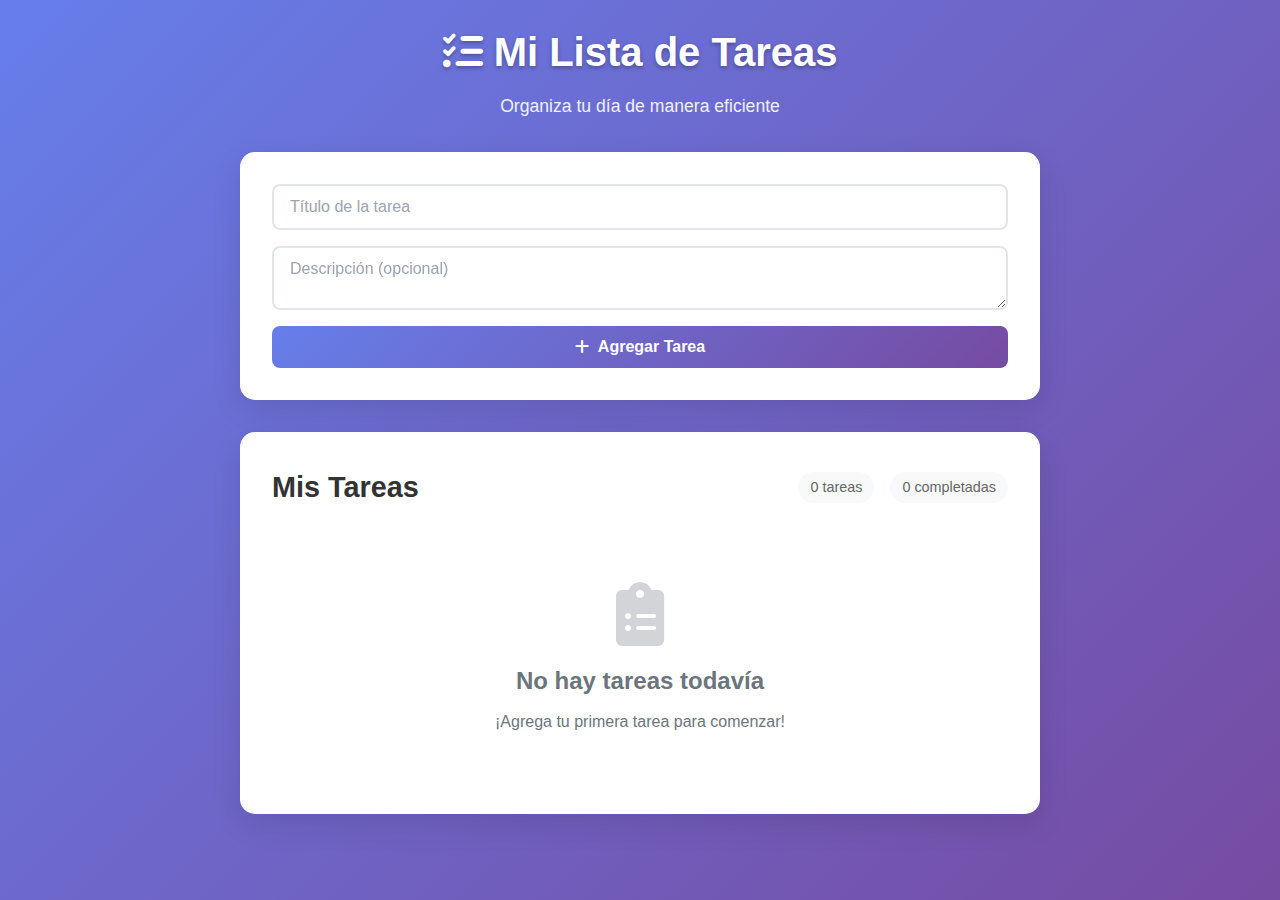
<file: cliente/index.html>
<!DOCTYPE html>
<html lang="es">
<head>
    <meta charset="UTF-8">
    <meta name="viewport" content="width=device-width, initial-scale=1.0">
    <title>Todo List App</title>
    <link rel="stylesheet" href="styles.css">
    <link href="https://cdnjs.cloudflare.com/ajax/libs/font-awesome/6.0.0/css/all.min.css" rel="stylesheet">
</head>
<body>
    <div class="container">
        <header class="app-header">
            <h1><i class="fas fa-tasks"></i> Mi Lista de Tareas</h1>
            <p class="subtitle">Organiza tu día de manera eficiente</p>
        </header>

        <main class="main-content">
            <!-- Formulario para crear nueva tarea -->
            <section class="add-task-section">
                <form id="taskForm" class="task-form">
                    <div class="form-group">
                        <input type="text" id="taskTitle" placeholder="Título de la tarea" required>
                    </div>
                    <div class="form-group">
                        <textarea id="taskDescription" placeholder="Descripción (opcional)" rows="2"></textarea>
                    </div>
                    <button type="submit" class="btn btn-primary">
                        <i class="fas fa-plus"></i> Agregar Tarea
                    </button>
                </form>
            </section>

            <!-- Lista de tareas -->
            <section class="tasks-section">
                <div class="tasks-header">
                    <h2>Mis Tareas</h2>
                    <div class="task-stats">
                        <span id="totalTasks">0 tareas</span>
                        <span id="completedTasks">0 completadas</span>
                    </div>
                </div>
                
                <div id="tasksContainer" class="tasks-container">
                    <div class="empty-state" id="emptyState">
                        <i class="fas fa-clipboard-list"></i>
                        <h3>No hay tareas todavía</h3>
                        <p>¡Agrega tu primera tarea para comenzar!</p>
                    </div>
                </div>
            </section>
        </main>

        <!-- Modal para editar tarea -->
        <div id="editModal" class="modal">
            <div class="modal-content">
                <div class="modal-header">
                    <h3><i class="fas fa-edit"></i> Editar Tarea</h3>
                    <button class="close-btn" id="closeModal">
                        <i class="fas fa-times"></i>
                    </button>
                </div>
                <form id="editForm" class="modal-form">
                    <div class="form-group">
                        <label for="editTitle">Título</label>
                        <input type="text" id="editTitle" required>
                    </div>
                    <div class="form-group">
                        <label for="editDescription">Descripción</label>
                        <textarea id="editDescription" rows="3"></textarea>
                    </div>
                    <div class="form-group checkbox-group">
                        <label class="checkbox-label">
                            <input type="checkbox" id="editCompleted">
                            <span class="checkmark"></span>
                            Tarea completada
                        </label>
                    </div>
                    <div class="modal-actions">
                        <button type="button" class="btn btn-secondary" id="cancelEdit">Cancelar</button>
                        <button type="submit" class="btn btn-primary">
                            <i class="fas fa-save"></i> Guardar Cambios
                        </button>
                    </div>
                </form>
            </div>
        </div>

        <!-- Loading spinner -->
        <div id="loadingSpinner" class="loading-spinner">
            <div class="spinner"></div>
            <p>Cargando...</p>
        </div>
    </div>

    <script src="app.js"></script>
</body>
</html>
</file>
<file: cliente/styles.css>
/* Reset y base */
* {
    margin: 0;
    padding: 0;
    box-sizing: border-box;
}

body {
    font-family: 'Segoe UI', Tahoma, Geneva, Verdana, sans-serif;
    background: linear-gradient(135deg, #667eea 0%, #764ba2 100%);
    min-height: 100vh;
    color: #333;
    line-height: 1.6;
}

.container {
    max-width: 1200px;
    margin: 0 auto;
    padding: 20px;
    min-height: 100vh;
}

/* Header */
.app-header {
    text-align: center;
    margin-bottom: 2rem;
    color: white;
}

.app-header h1 {
    font-size: 2.5rem;
    margin-bottom: 0.5rem;
    text-shadow: 0 2px 4px rgba(0,0,0,0.3);
}

.app-header .subtitle {
    font-size: 1.1rem;
    opacity: 0.9;
}

/* Main content */
.main-content {
    display: grid;
    grid-template-columns: 1fr;
    gap: 2rem;
    max-width: 800px;
    margin: 0 auto;
}

/* Add task section */
.add-task-section {
    background: white;
    border-radius: 15px;
    padding: 2rem;
    box-shadow: 0 10px 30px rgba(0,0,0,0.1);
    backdrop-filter: blur(10px);
}

.task-form {
    display: grid;
    gap: 1rem;
}

.form-group {
    display: flex;
    flex-direction: column;
}

.form-group input,
.form-group textarea {
    padding: 0.75rem 1rem;
    border: 2px solid #e1e5e9;
    border-radius: 8px;
    font-size: 1rem;
    transition: all 0.3s ease;
    font-family: inherit;
}

.form-group input:focus,
.form-group textarea:focus {
    outline: none;
    border-color: #667eea;
    box-shadow: 0 0 0 3px rgba(102, 126, 234, 0.1);
}

.form-group input::placeholder,
.form-group textarea::placeholder {
    color: #9ca3af;
}

/* Buttons */
.btn {
    padding: 0.75rem 1.5rem;
    border: none;
    border-radius: 8px;
    font-size: 1rem;
    font-weight: 600;
    cursor: pointer;
    transition: all 0.3s ease;
    display: inline-flex;
    align-items: center;
    gap: 0.5rem;
    text-decoration: none;
    justify-content: center;
}

.btn-primary {
    background: linear-gradient(135deg, #667eea 0%, #764ba2 100%);
    color: white;
}

.btn-primary:hover {
    transform: translateY(-2px);
    box-shadow: 0 5px 15px rgba(102, 126, 234, 0.4);
}

.btn-secondary {
    background: #6c757d;
    color: white;
}

.btn-secondary:hover {
    background: #5a6268;
    transform: translateY(-1px);
}

.btn-danger {
    background: #dc3545;
    color: white;
}

.btn-danger:hover {
    background: #c82333;
    transform: translateY(-1px);
}

.btn-success {
    background: #28a745;
    color: white;
}

.btn-success:hover {
    background: #218838;
    transform: translateY(-1px);
}

/* Tasks section */
.tasks-section {
    background: white;
    border-radius: 15px;
    padding: 2rem;
    box-shadow: 0 10px 30px rgba(0,0,0,0.1);
}

.tasks-header {
    display: flex;
    justify-content: space-between;
    align-items: center;
    margin-bottom: 1.5rem;
    flex-wrap: wrap;
    gap: 1rem;
}

.tasks-header h2 {
    font-size: 1.8rem;
    color: #333;
}

.task-stats {
    display: flex;
    gap: 1rem;
    font-size: 0.9rem;
    color: #666;
}

.task-stats span {
    background: #f8f9fa;
    padding: 0.25rem 0.75rem;
    border-radius: 20px;
}

/* Tasks container */
.tasks-container {
    display: grid;
    gap: 1rem;
}

/* Task item */
.task-item {
    background: #f8f9fa;
    border: 2px solid #e9ecef;
    border-radius: 10px;
    padding: 1.5rem;
    transition: all 0.3s ease;
    position: relative;
    overflow: hidden;
}

.task-item:hover {
    border-color: #667eea;
    box-shadow: 0 5px 15px rgba(0,0,0,0.1);
    transform: translateY(-2px);
}

.task-item.completed {
    background: #d4edda;
    border-color: #c3e6cb;
}

.task-item.completed .task-title {
    text-decoration: line-through;
    opacity: 0.7;
}

.task-header {
    display: flex;
    justify-content: space-between;
    align-items: flex-start;
    margin-bottom: 0.5rem;
    gap: 1rem;
}

.task-info {
    flex: 1;
}

.task-title {
    font-size: 1.2rem;
    font-weight: 600;
    color: #333;
    margin-bottom: 0.25rem;
}

.task-id {
    font-size: 0.8rem;
    color: #6c757d;
    font-weight: 500;
}

.task-description {
    color: #666;
    margin: 0.75rem 0;
    line-height: 1.5;
}

.task-status {
    display: inline-flex;
    align-items: center;
    gap: 0.5rem;
    font-size: 0.9rem;
    font-weight: 500;
    padding: 0.25rem 0.75rem;
    border-radius: 20px;
    margin-bottom: 1rem;
}

.task-status.pending {
    background: #fff3cd;
    color: #856404;
}

.task-status.completed {
    background: #d1ecf1;
    color: #0c5460;
}

.task-actions {
    display: flex;
    gap: 0.5rem;
    flex-wrap: wrap;
}

.task-actions .btn {
    padding: 0.5rem 1rem;
    font-size: 0.9rem;
}

/* Empty state */
.empty-state {
    text-align: center;
    padding: 3rem 2rem;
    color: #6c757d;
}

.empty-state i {
    font-size: 4rem;
    margin-bottom: 1rem;
    opacity: 0.3;
}

.empty-state h3 {
    font-size: 1.5rem;
    margin-bottom: 0.5rem;
}

/* Modal */
.modal {
    display: none;
    position: fixed;
    z-index: 1000;
    left: 0;
    top: 0;
    width: 100%;
    height: 100%;
    background: rgba(0,0,0,0.5);
    backdrop-filter: blur(5px);
}

.modal.active {
    display: flex;
    align-items: center;
    justify-content: center;
    padding: 20px;
}

.modal-content {
    background: white;
    border-radius: 15px;
    width: 100%;
    max-width: 500px;
    max-height: 90vh;
    overflow-y: auto;
    animation: modalSlideIn 0.3s ease;
}

@keyframes modalSlideIn {
    from {
        transform: scale(0.8) translateY(-50px);
        opacity: 0;
    }
    to {
        transform: scale(1) translateY(0);
        opacity: 1;
    }
}

.modal-header {
    display: flex;
    justify-content: space-between;
    align-items: center;
    padding: 1.5rem 2rem;
    border-bottom: 1px solid #e9ecef;
}

.modal-header h3 {
    font-size: 1.3rem;
    color: #333;
}

.close-btn {
    background: none;
    border: none;
    font-size: 1.5rem;
    cursor: pointer;
    color: #6c757d;
    padding: 0.5rem;
    border-radius: 50%;
    transition: all 0.3s ease;
}

.close-btn:hover {
    background: #f8f9fa;
    color: #333;
}

.modal-form {
    padding: 2rem;
}

.modal-form .form-group {
    margin-bottom: 1.5rem;
}

.modal-form label {
    display: block;
    margin-bottom: 0.5rem;
    font-weight: 600;
    color: #333;
}

.checkbox-group {
    display: flex !important;
    flex-direction: row !important;
    align-items: center;
    gap: 0.75rem;
}

.checkbox-label {
    display: flex !important;
    align-items: center;
    cursor: pointer;
    font-weight: normal !important;
    margin-bottom: 0 !important;
}

.checkbox-label input[type="checkbox"] {
    margin-right: 0.5rem;
}

.modal-actions {
    display: flex;
    gap: 1rem;
    justify-content: flex-end;
    margin-top: 2rem;
}

/* Loading spinner */
.loading-spinner {
    display: none;
    position: fixed;
    top: 0;
    left: 0;
    width: 100%;
    height: 100%;
    background: rgba(255,255,255,0.9);
    backdrop-filter: blur(5px);
    z-index: 9999;
    align-items: center;
    justify-content: center;
    flex-direction: column;
}

.loading-spinner.active {
    display: flex;
}

.spinner {
    width: 50px;
    height: 50px;
    border: 4px solid #f3f3f3;
    border-top: 4px solid #667eea;
    border-radius: 50%;
    animation: spin 1s linear infinite;
    margin-bottom: 1rem;
}

@keyframes spin {
    0% { transform: rotate(0deg); }
    100% { transform: rotate(360deg); }
}

/* Responsive design */
@media (max-width: 768px) {
    .container {
        padding: 15px;
    }
    
    .app-header h1 {
        font-size: 2rem;
    }
    
    .add-task-section,
    .tasks-section {
        padding: 1.5rem;
    }
    
    .task-form {
        grid-template-columns: 1fr;
    }
    
    .tasks-header {
        flex-direction: column;
        align-items: flex-start;
    }
    
    .task-header {
        flex-direction: column;
        align-items: flex-start;
    }
    
    .task-actions {
        width: 100%;
        justify-content: stretch;
    }
    
    .task-actions .btn {
        flex: 1;
        min-width: 0;
    }
    
    .modal-content {
        margin: 20px;
        width: calc(100% - 40px);
    }
    
    .modal-form {
        padding: 1.5rem;
    }
    
    .modal-header {
        padding: 1rem 1.5rem;
    }
    
    .modal-actions {
        flex-direction: column;
        gap: 0.75rem;
    }
}

@media (max-width: 480px) {
    .container {
        padding: 10px;
    }
    
    .add-task-section,
    .tasks-section {
        padding: 1rem;
    }
    
    .task-item {
        padding: 1rem;
    }
    
    .app-header h1 {
        font-size: 1.8rem;
    }
    
    .tasks-header h2 {
        font-size: 1.5rem;
    }
}

/* Animaciones adicionales */
.task-item {
    animation: slideIn 0.3s ease;
}

@keyframes slideIn {
    from {
        opacity: 0;
        transform: translateY(20px);
    }
    to {
        opacity: 1;
        transform: translateY(0);
    }
}

/* Estados de hover mejorados */
.task-actions .btn:hover {
    transform: scale(1.05);
}

.task-item:hover .task-actions .btn {
    opacity: 1;
}

/* Mejoras visuales */
.task-item::before {
    content: '';
    position: absolute;
    top: 0;
    left: 0;
    width: 4px;
    height: 100%;
    background: linear-gradient(135deg, #667eea 0%, #764ba2 100%);
    border-radius: 0 2px 2px 0;
}

.task-item.completed::before {
    background: linear-gradient(135deg, #28a745 0%, #20c997 100%);
}
</file>
